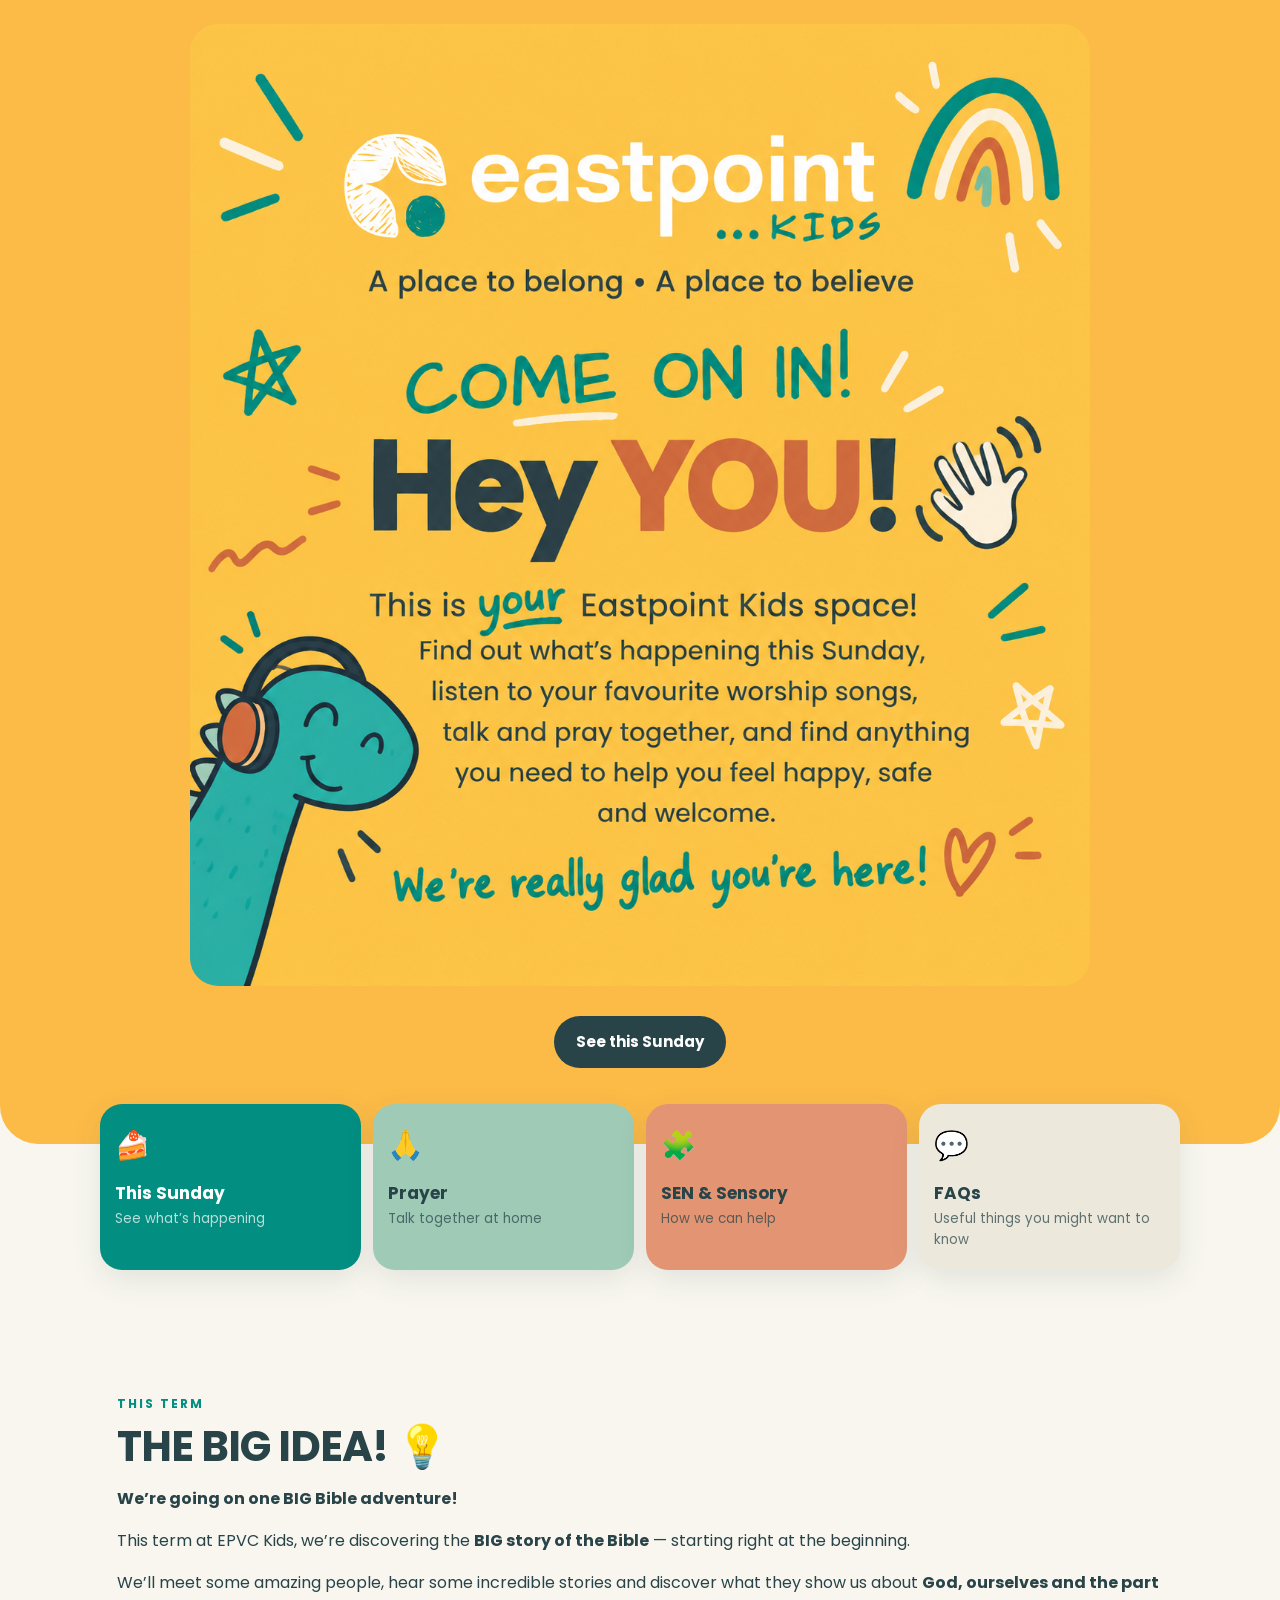
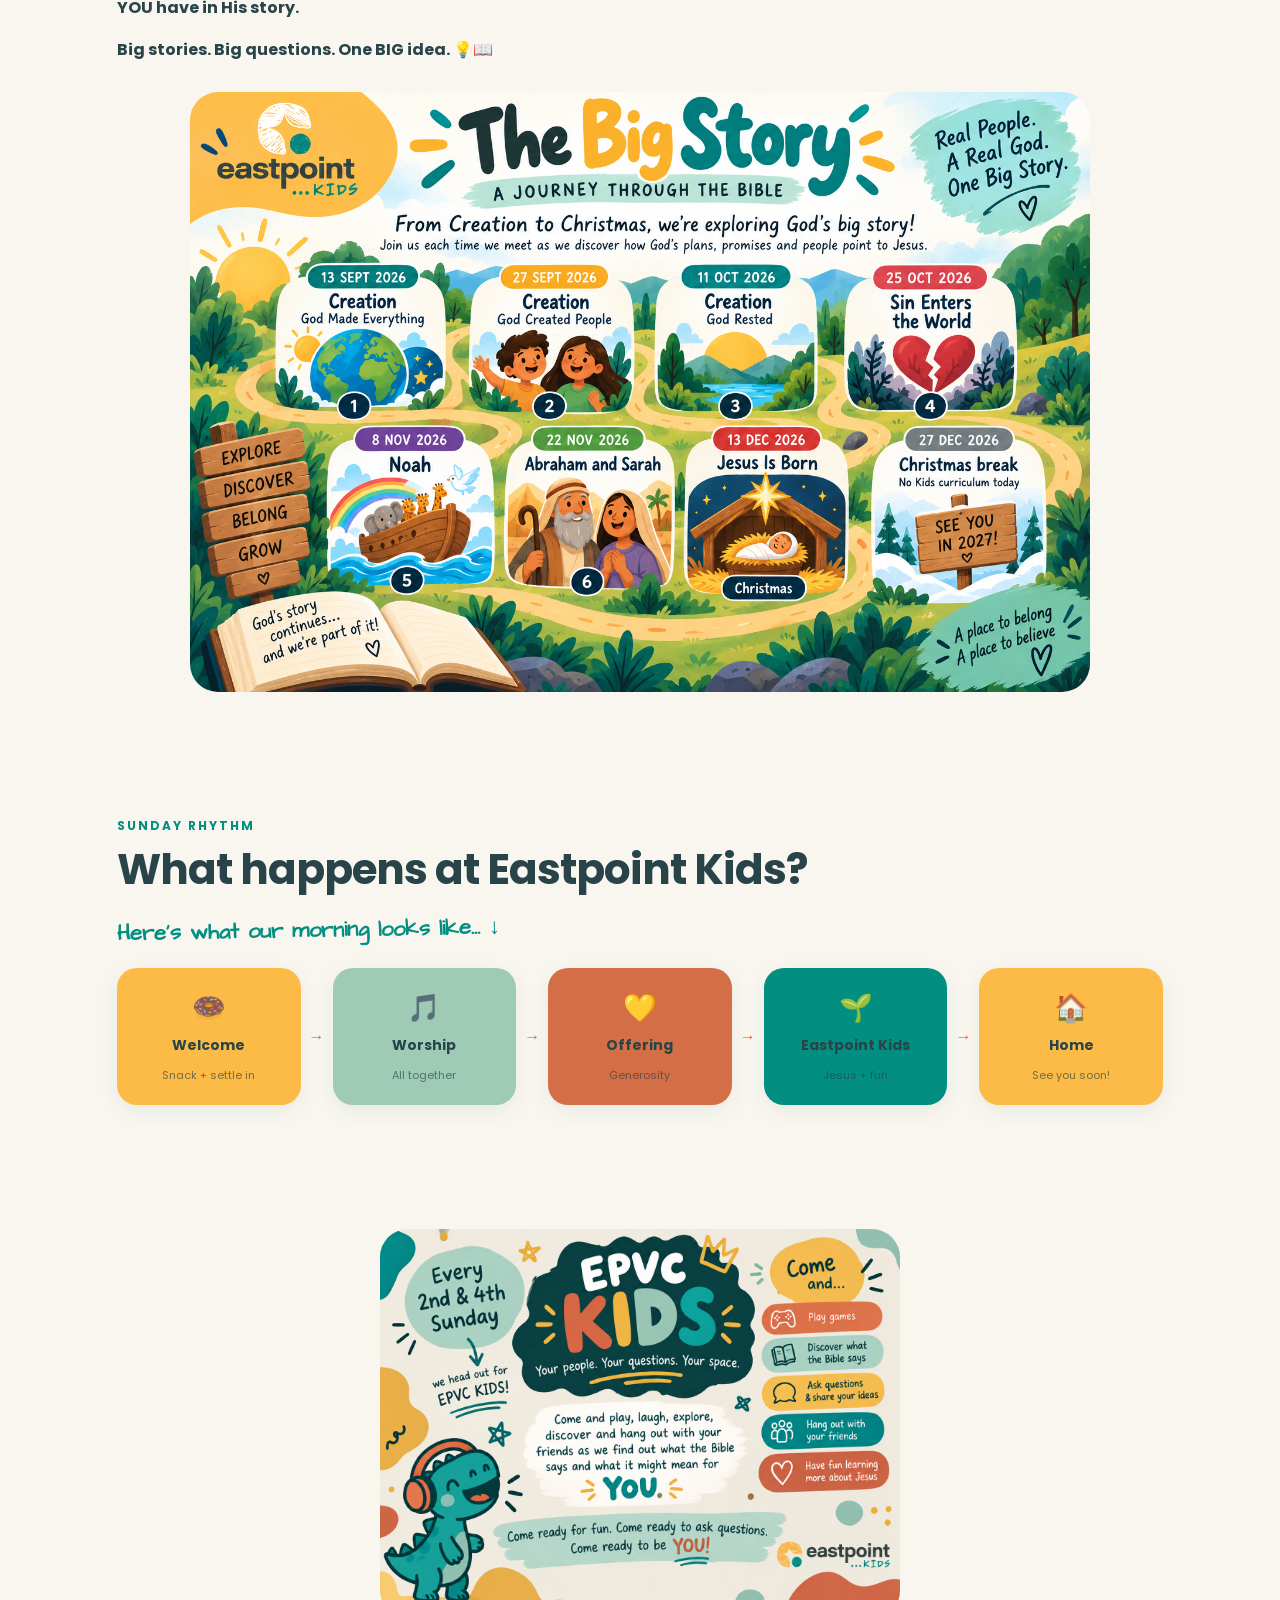
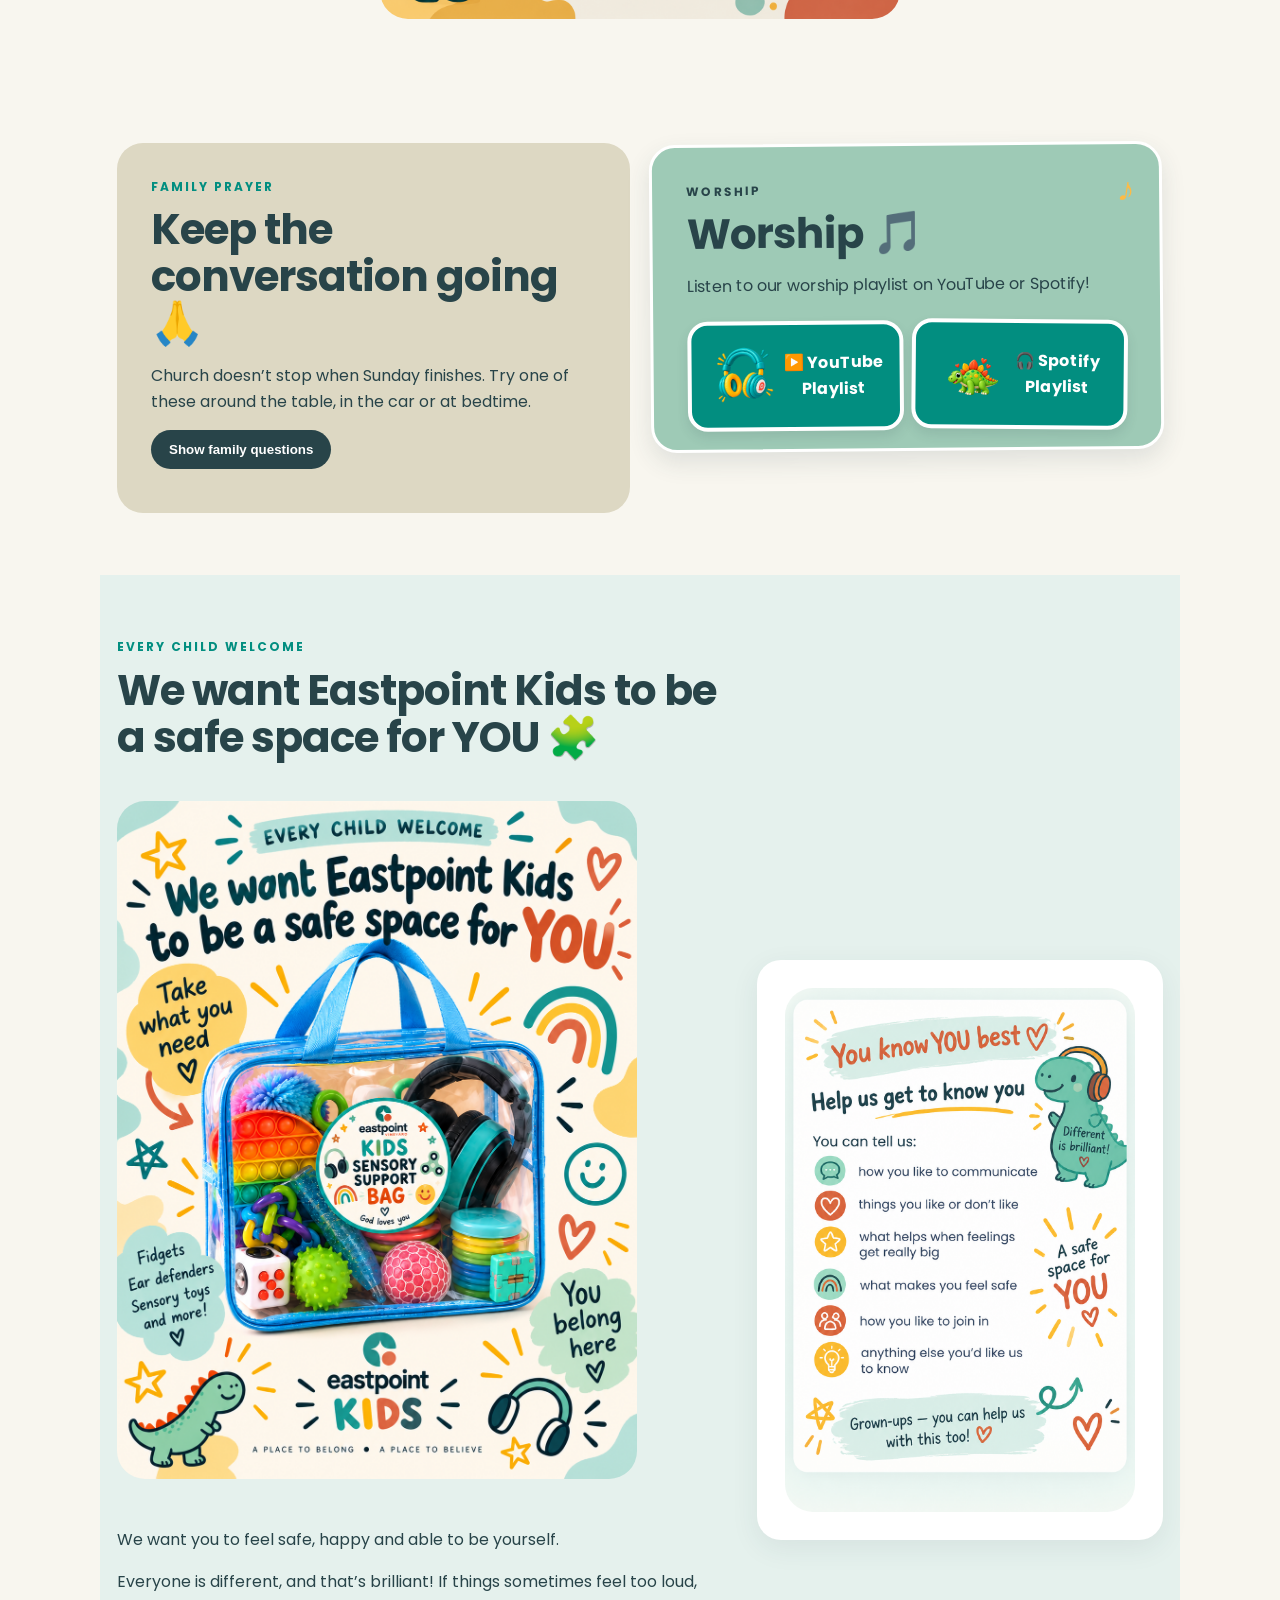
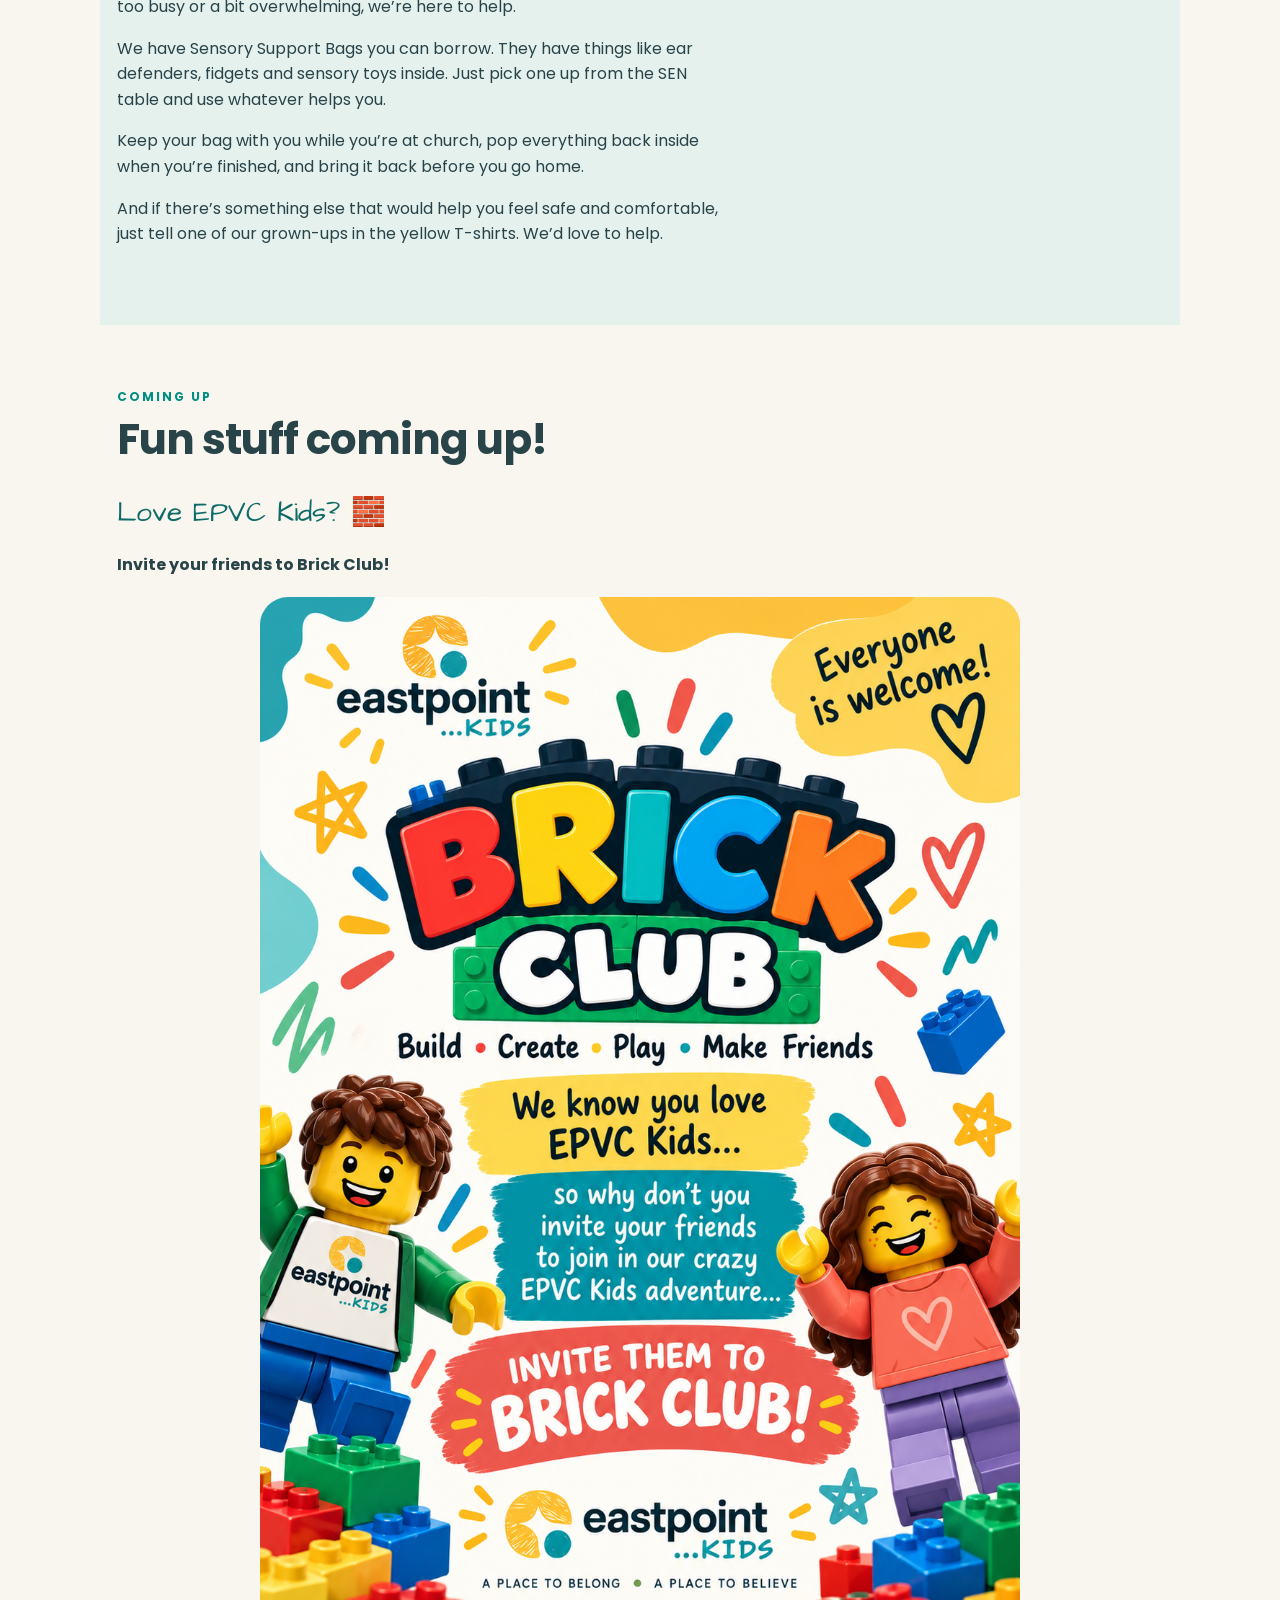
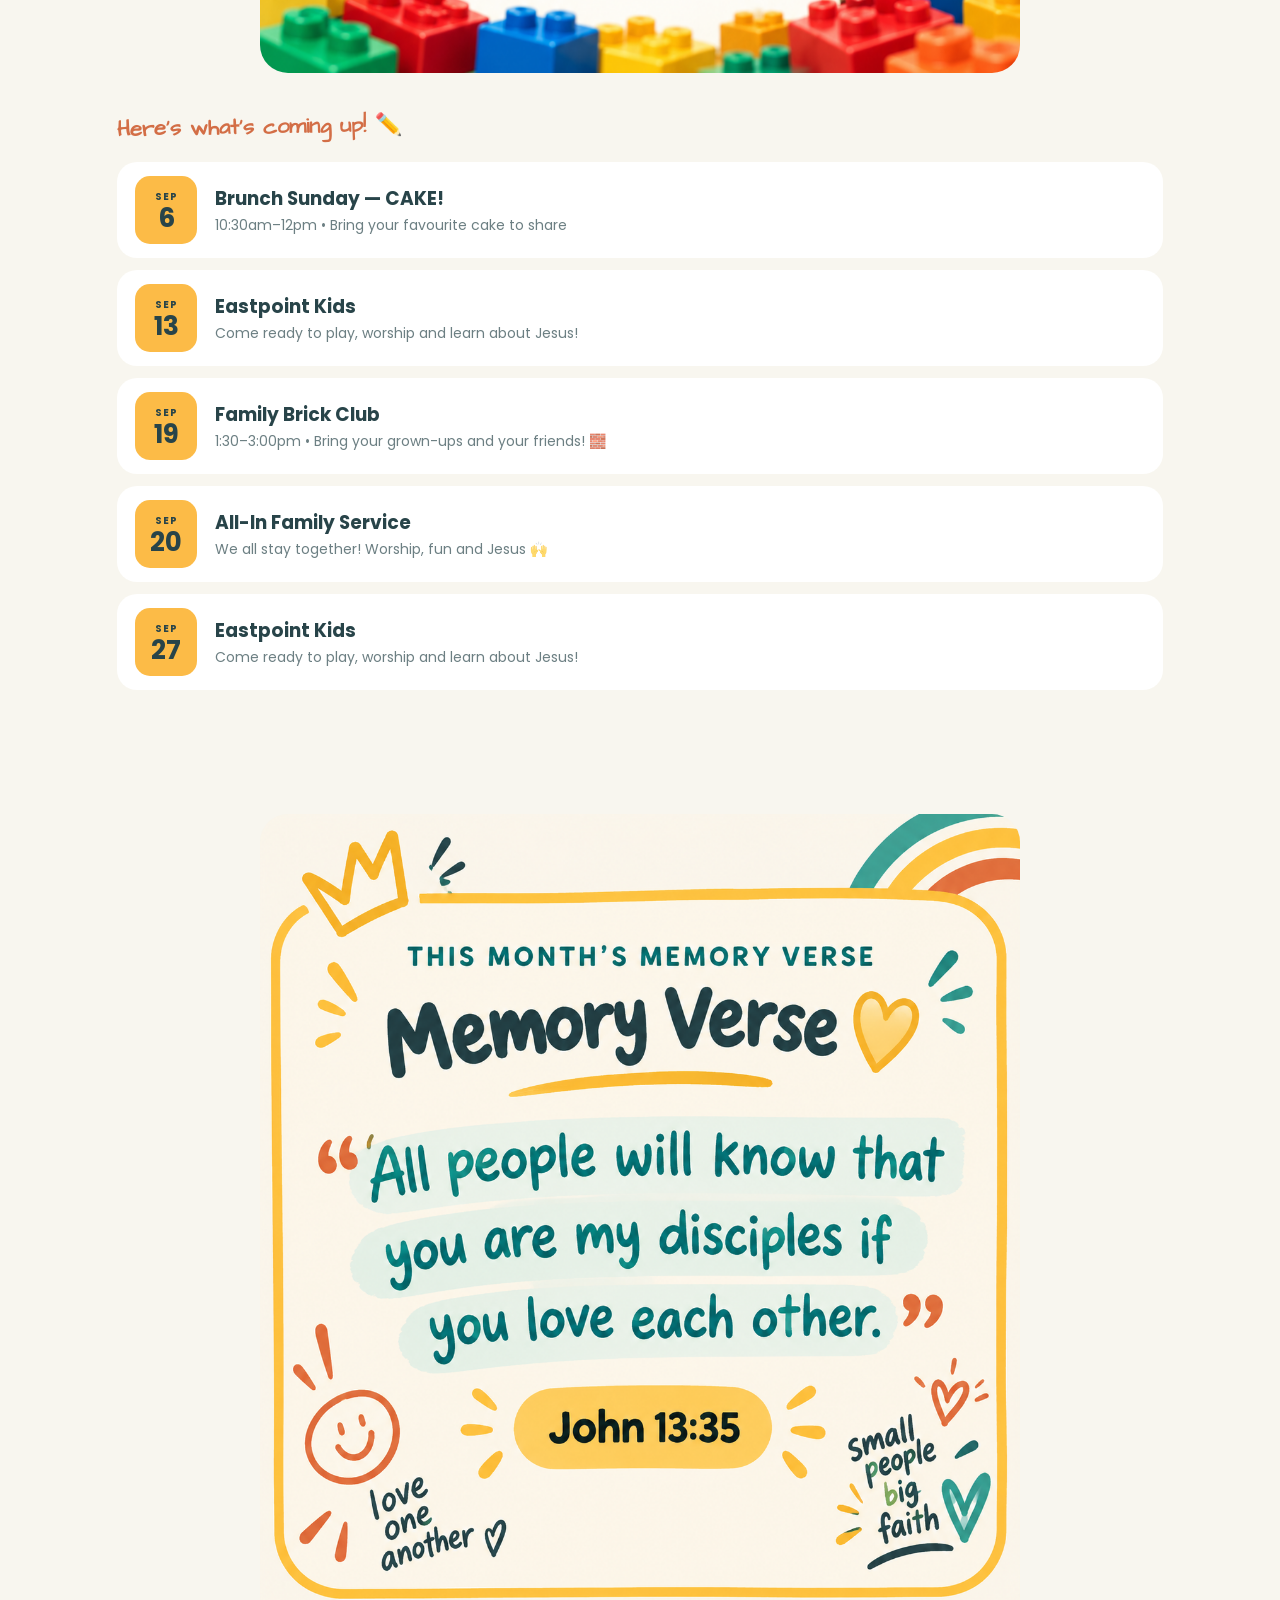
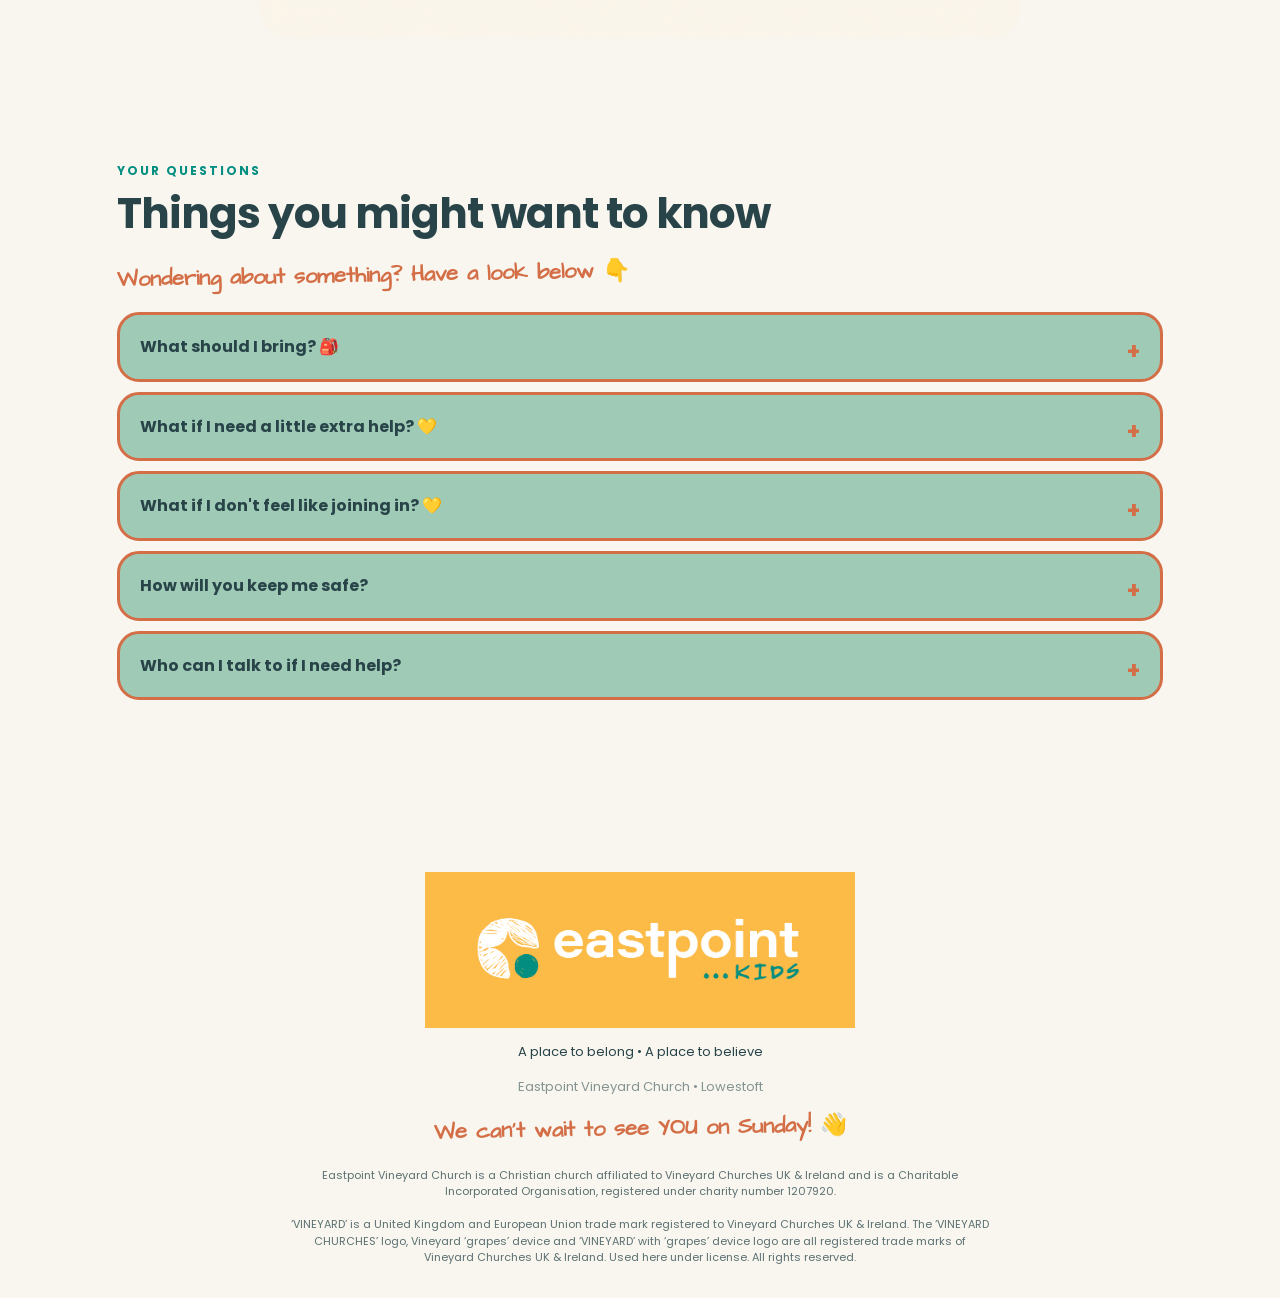
<file: index.html>
<!DOCTYPE html>
<html lang="en">
<head>
  <meta charset="UTF-8">
  <meta name="viewport" content="width=device-width, initial-scale=1.0">
  <meta name="theme-color" content="#FCBB47">
  <title>Eastpoint Kids</title>
  <meta name="description" content="Eastpoint Kids family hub">
  <link rel="icon" href="eastpoint-kids-icon.jpg">
  <link rel="preconnect" href="https://fonts.googleapis.com">
  <link rel="preconnect" hxref="https://fonts.gstatic.com" crossorigin>
  <link href="https://fonts.googleapis.com/css2?family=Architects+Daughter&family=Poppins:wght@400;500;700&display=swap" rel="stylesheet">
  <link rel="stylesheet" href="styles.css">
</head>
<body>
<header class="hero">
 <img src="COME ON IN.png" alt="Welcome to Eastpoint Kids" style="width:100%; max-width:900px; height:auto; display:block; margin:0 auto 30px; border-radius:28px;">
   <div style="text-align:center;"> <a class="button primary" href="#this-sunday">See this Sunday</a></div>

</header>

<main>
  <section class="quick-links container">
  <a class="quick-card teal" href="#this-sunday"><span>🍰</span><strong>This Sunday</strong><small>See what’s happening</small></a>
  <a class="quick-card mint" href="#prayer"><span>🙏</span><strong>Prayer</strong><small>Talk together at home</small></a>
  <a class="quick-card terracotta" href="#sensory"><span>🧩</span><strong>SEN &amp; Sensory</strong><small>How we can help</small></a>
  <a class="quick-card linen" href="#faq"><span>💬</span><strong>FAQs</strong><small>Useful things you might want to know</small></a>
</section>

<section id="this-sunday" class="section container">
 <section id="this-sunday" class="section container">
  <div class="eyebrow">THIS TERM</div>

  <h2>THE BIG IDEA! 💡</h2>

  <p><strong>We’re going on one BIG Bible adventure!</strong></p>

  <p>This term at EPVC Kids, we’re discovering the <strong>BIG story of the Bible</strong> — starting right at the beginning.</p>

  <p>We’ll meet some amazing people, hear some incredible stories and discover what they show us about <strong>God, ourselves and the part YOU have in His story.</strong></p>

  <p><strong>Big stories. Big questions. One BIG idea. 💡📖</strong></p>
   <img src="Sunday themes - the big idea sept-nov 26.png" alt="The Big Story - EPVC Kids term themes" style="width:100%; max-width:900px; height:auto; display:block; margin:30px auto 0; border-radius:28px;">
</section>

<section class="section container">
  <div class="eyebrow">SUNDAY RHYTHM</div>
  <h2>What happens at Eastpoint Kids?</h2>
  <p class="rhythm-scribble">Here’s what our morning looks like… ↓</p>
  <div class="rhythm">
<div class="rhythm-item yellow">
      
      <span>🍩</span><b>Welcome</b><small>Snack + settle in</small></div>
    <div class="arrow">→</div>
    <div class="rhythm-item mint"><span>🎵</span><b>Worship</b><small>All together</small></div>
    <div class="arrow">→</div>
    <div class="rhythm-item terracotta"><span>💛</span><b>Offering</b><small>Generosity</small></div>
    <div class="arrow">→</div>
    <div class="rhythm-item teal"><span>🌱</span><b>Eastpoint Kids</b><small>Jesus + fun</small></div>
    <div class="arrow">→</div>
    <div class="rhythm-item yellow"><span>🏠</span><b>Home</b><small>See you soon!</small></div>
  </div>
</section>
<section class="section container">
<img src="EPVC KIDS.png" alt="EPVC Kids" style="width:100%; max-width:520px; height:auto; display:block; margin:0 auto; border-radius:28px;">
</section>
<section id="prayer" class="section container two-col">
  <div class="panel prayer-panel">
    <div class="eyebrow">FAMILY PRAYER</div>
    <h2>Keep the conversation going 🙏</h2>
    <p>Church doesn’t stop when Sunday finishes. Try one of these around the table, in the car or at bedtime.</p>
    <button class="reveal-btn" data-target="prayerQuestions">Show family questions</button>
    <div id="prayerQuestions" class="reveal">
      <p>💬 What was your favourite part today?</p>
      <p>💬 What did you learn <strong style="color:#D36E46;">ABOUT JESUS</strong> today?</p>
     <p>💬 What do you think Jesus might be saying to <strong style="color:#D36E46;">YOU</strong>?</p>
      <p>💬 What would you like us to pray about together?</p>
    </div>
  </div>
  <div class="panel worship-panel playful-worship" style="align-self:start;">
    <div class="eyebrow dark-eyebrow">WORSHIP</div>
    <h2>Worship 🎵</h2>
  <p>Listen to our worship playlist on YouTube or Spotify!</p>
  <div class="playlist-buttons">
  <img src="ChatGPT Image Sep 3, 2026, 09_22_03 AM.png" class="playlist-character headphones-character" alt="">
<img src="ChatGPT Image Sep 3, 2026, 09_21_54 AM.png" class="playlist-character dinosaur-character" alt="">
    <a class="button secondary" href="https://youtube.com/playlist?list=PLYKr1P8RdxjU&si=896Sm_-QkLONZOH6" target="_blank" rel="noopener">▶️ YouTube Playlist</a>
    <a class="button secondary" href="https://open.spotify.com/playlist/5yABJp2foQwpVr4TD5zBdl?si=3AawkF4iTxW64giFjjnWLg&utm_source=copy-link&pi=TteLoa-aRGu03" target="_blank" rel="noopener">🎧 Spotify Playlist</a>
  </div>
</div>
</section>

<section id="sensory" class="section sensory-section">
  <div class="container sensory-grid">
    <div>
      <div class="eyebrow">EVERY CHILD WELCOME</div>
     <h2>We want Eastpoint Kids to be a safe space for YOU 🧩</h2>
      <img src="sen-bag.png.png" alt="Eastpoint Kids Sensory Support Bag" style="width:100%; max-width:520px; border-radius:28px; margin:24px auto;">
  <p>We want you to feel safe, happy and able to be yourself.</p>


<p>Everyone is different, and that’s brilliant! If things sometimes feel too loud, too busy or a bit overwhelming, we’re here to help.</p>

<p>We have Sensory Support Bags you can borrow. They have things like ear defenders, fidgets and sensory toys inside. Just pick one up from the SEN table and use whatever helps you.</p>

<p>Keep your bag with you while you’re at church, pop everything back inside when you’re finished, and bring it back before you go home.</p>

<p>And if there’s something else that would help you feel safe and comfortable, just tell one of our grown-ups in the yellow T-shirts. We’d love to help.</p>
    </div>
   <div class="sensory-card">
  <img src="You know YOU best.png" alt="You know YOU best - help us get to know you" style="width:100%; height:auto; display:block; border-radius:28px;">
</div>
  </div>
</section>

<section class="section container">
  <div class="eyebrow">COMING UP</div>
  <h2>Fun stuff coming up! </h2>
 <p style="font-family:'Architects Daughter', cursive; font-size:28px; color:#0F6B68; margin-bottom:10px;">
Love EPVC Kids? 🧱
</p>

<p><strong>Invite your friends to Brick Club!</strong></p>



<img src="ChatGPT Image Sep 13, 2026, 07_43_24 AM.png"
     alt="EPVC Kids Brick Club"
     style="width:100%; max-width:760px; height:auto; display:block; margin:20px auto 30px; border-radius:28px;">
 <p style="font-family:'Architects Daughter',cursive;font-size:22px;font-weight:600;color:#D36E46;margin:4px 0 24px;transform:rotate(-1deg);">Here's what's coming up! ✏️</p>
  <div class="event-list">
    <article class="event"><div class="datebox"><span>SEP</span><b>6</b></div><div><h3>Brunch Sunday — CAKE!</h3><p>10:30am–12pm • Bring your favourite cake to share</p></div></article>
    <article class="event"><div class="datebox"><span>SEP</span><b>13</b></div><div><h3>Eastpoint Kids</h3><p>Come ready to play, worship and learn about Jesus!</p></div></article>
    <article class="event"><div class="datebox"><span>SEP</span><b>19</b></div><div><h3>Family Brick Club</h3><p>1:30–3:00pm • Bring your grown-ups and your friends! 🧱</p></div></article>
    <article class="event"><div class="datebox"><span>SEP</span><b>20</b></div><div><h3>All-In Family Service</h3><p>We all stay together! Worship, fun and Jesus 🙌</p></div></article>
    <article class="event"><div class="datebox"><span>SEP</span><b>27</b></div><div><h3>Eastpoint Kids</h3><p>Come ready to play, worship and learn about Jesus!</p></div></article>
  </div>
</section>


 <section class="section container" style="text-align:center;">
  <img src="memory verse.png"
       alt="This month's memory verse - John 13:35"
       style="width:100%; max-width:760px; height:auto; display:block; margin:0 auto; border-radius:28px;">
</section>

  <section id="faq" class="section container">
  <div class="eyebrow">YOUR QUESTIONS</div>
  <h2>Things you might want to know</h2>
    <p class="faq-scribble">Wondering about something? Have a look below 👇</p>
  <div class="faq">
<details><summary>What should I bring? 🎒</summary><div><p>Bring a named water bottle if you have one — and most importantly, bring YOU! 💛 You don’t need anything special. We have sensory things you can use if they help you.</p></div></details>
    <details><summary>What if I need a little extra help? 💛</summary><div><p>Just tell us! We want to get to know YOU — what helps you, what makes things harder, how you like to communicate, and when you might need a break. We’ll do our best to help you feel safe and comfortable. 💛</p></div></details>
    <details><summary>What if I don't feel like joining in? 💛</summary><div><p>That’s completely okay! You can take your time. You don’t have to join in with everything. We’ll help you find a way to be part of Eastpoint Kids that feels comfortable for you. 💛</p></p></div></details>
    <details><summary>How will you keep me safe?</summary><div><p>Our Eastpoint Kids grown-ups are here to help keep you safe. They are all DBS checked, and there is always a trained First Aider at church. If anything makes you worried, uncomfortable or unsafe, you can always tell one of the adults in a Yellow Tshirt - they're our special helpers on sundays. 💛</p></p><p><a href="https://docs.google.com/forms/d/1cnL2tYZOAirOJgcnJZjFGgRd61YNBHRmmNqfSUxBRIs/viewform" target="_blank" rel="noopener"><strong>Report a safeguarding concern →</strong></a></p></div></details>
    <details><summary>Who can I talk to if I need help?</summary><div><p>You can talk to any of our Eastpoint Kids grown-ups in a yellow T-shirt. 💛 You can also talk to Michelle or Joy. If you’re worried about something, need some help, or just have a question, you can always tell us.</p></p></div></details>

  </div>
</section>
</main>

<footer>
  <div class="container footer-inner">
    <img class="footer-logo" src="eastpoint-kids-logo.jpg" alt="Eastpoint Kids">
    <p>A place to belong • A place to believe</p>
    <p class="tiny">Eastpoint Vineyard Church • Lowestoft</p>
    <p style="font-family:'Architects Daughter',cursive;font-size:22px;font-weight:600;color:#D36E46;margin:14px 0 0;transform:rotate(-1deg);">We can't wait to see YOU on Sunday! 👋</p>
    <p style="font-size:11px; line-height:1.5; opacity:0.75; max-width:700px; margin:20px auto 0; text-align:center;">
Eastpoint Vineyard Church is a Christian church affiliated to Vineyard Churches UK &amp; Ireland and is a Charitable Incorporated Organisation, registered under charity number 1207920.<br><br>
‘VINEYARD’ is a United Kingdom and European Union trade mark registered to Vineyard Churches UK &amp; Ireland. The ‘VINEYARD CHURCHES’ logo, Vineyard ‘grapes’ device and ‘VINEYARD’ with ‘grapes’ device logo are all registered trade marks of Vineyard Churches UK &amp; Ireland. Used here under license. All rights reserved.
</p>
  </div>
</footer>

<script src="script.js"></script>
</body>
</html>
</file>
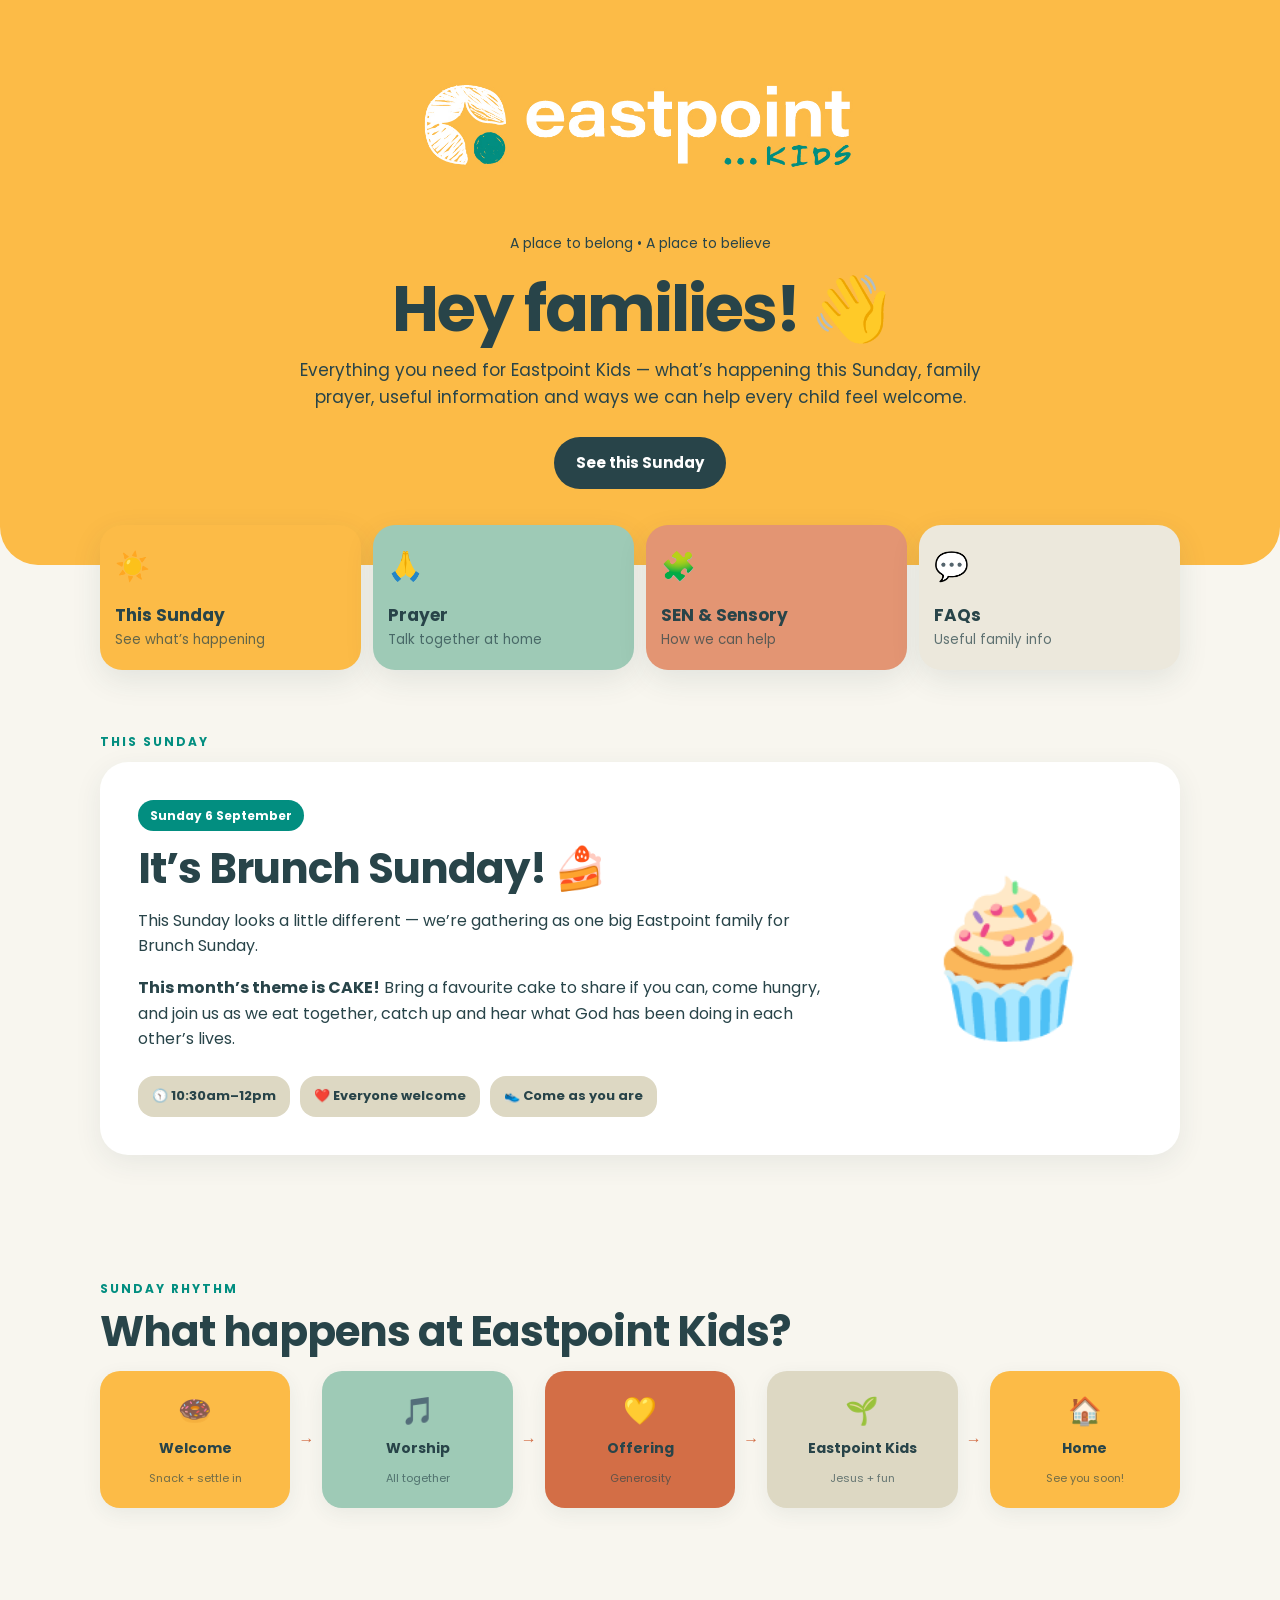
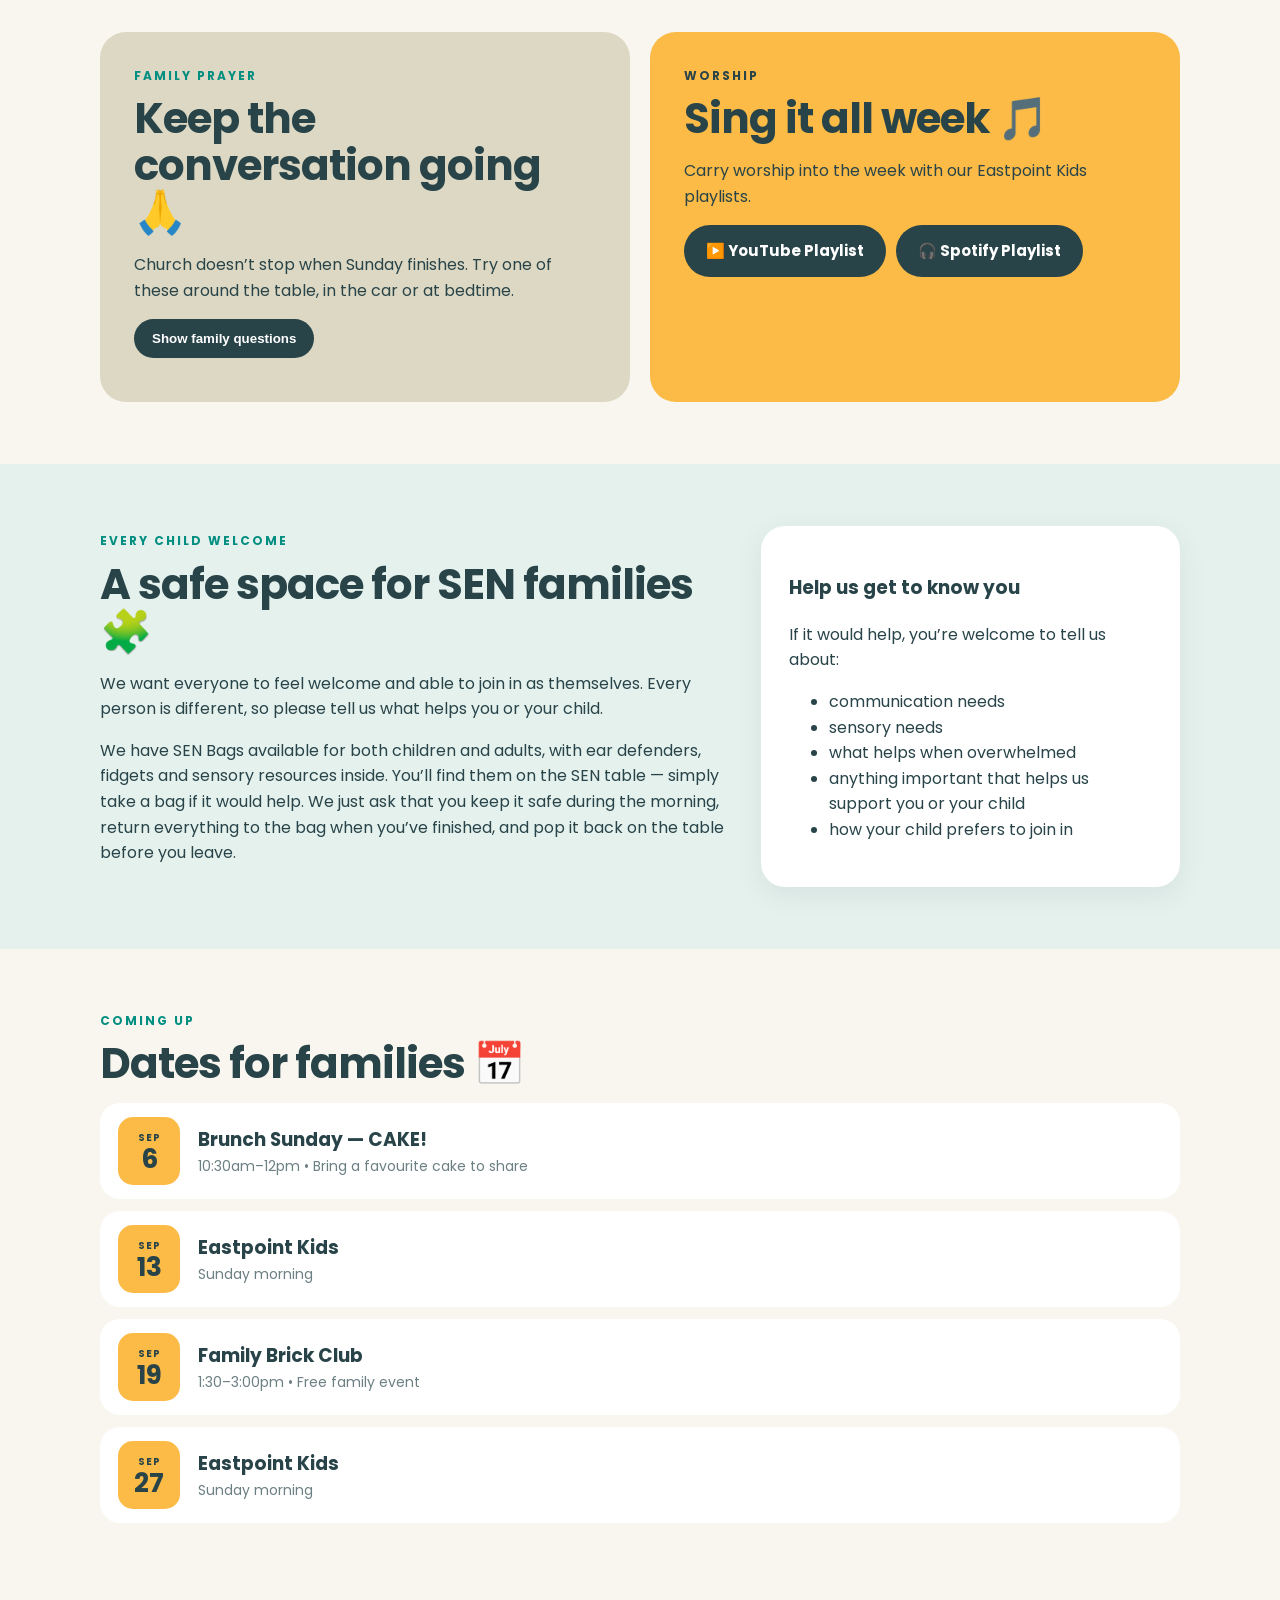
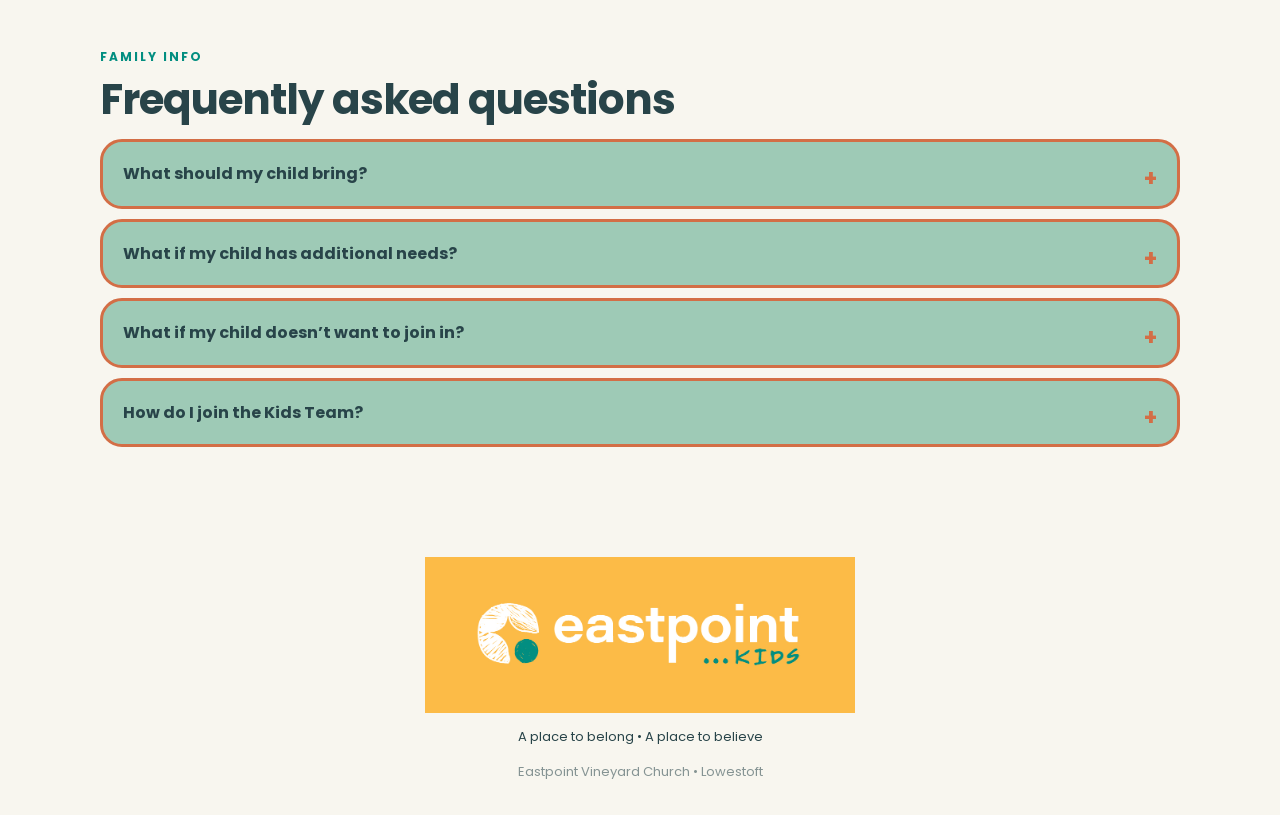
<file: index 2.html>
<!DOCTYPE html>
<html lang="en">
<head>
  <meta charset="UTF-8">
  <meta name="viewport" content="width=device-width, initial-scale=1.0">
  <meta name="theme-color" content="#FCBB47">
  <title>Eastpoint Kids</title>
  <meta name="description" content="Eastpoint Kids family hub">
  <link rel="icon" href="eastpoint-kids-icon.jpg">
  <link rel="preconnect" href="https://fonts.googleapis.com">
  <link rel="preconnect" href="https://fonts.gstatic.com" crossorigin>
  <link href="https://fonts.googleapis.com/css2?family=Architects+Daughter&family=Poppins:wght@400;500;700&display=swap" rel="stylesheet">
  <link rel="stylesheet" href="styles.css">
</head>
<body>
<header class="hero">
  <div class="container hero-inner">
    <img class="official-logo" src="eastpoint-kids-logo.jpg" alt="Eastpoint Kids">
    <p class="tagline">A place to belong • A place to believe</p>
    <h1>Hey families! 👋</h1>
    <p class="intro">Everything you need for Eastpoint Kids — what’s happening this Sunday, family prayer, useful information and ways we can help every child feel welcome.</p>
    <a class="button primary" href="#this-sunday">See this Sunday</a>
  </div>
</header>

<main>
<section class="quick-links container">
  <a class="quick-card yellow" href="#this-sunday"><span>☀️</span><strong>This Sunday</strong><small>See what’s happening</small></a>
  <a class="quick-card mint" href="#prayer"><span>🙏</span><strong>Prayer</strong><small>Talk together at home</small></a>
  <a class="quick-card terracotta" href="#sensory"><span>🧩</span><strong>SEN & Sensory</strong><small>How we can help</small></a>
  <a class="quick-card linen" href="#faq"><span>💬</span><strong>FAQs</strong><small>Useful family info</small></a>
</section>

<section id="this-sunday" class="section container">
  <div class="eyebrow">THIS SUNDAY</div>
  <div class="feature-card">
    <div>
      <span class="pill">Sunday 6 September</span>
      <h2>It’s Brunch Sunday! 🍰</h2>
      <p>This Sunday looks a little different — we’re gathering as one big Eastpoint family for Brunch Sunday.</p>
      <p><strong>This month’s theme is CAKE!</strong> Bring a favourite cake to share if you can, come hungry, and join us as we eat together, catch up and hear what God has been doing in each other’s lives.</p>
      <div class="info-strip">
        <div>🕥 <b>10:30am–12pm</b></div>
        <div>❤️ <b>Everyone welcome</b></div>
        <div>👟 <b>Come as you are</b></div>
      </div>
    </div>
    <div class="cake-art">🧁</div>
  </div>
</section>

<section class="section container">
  <div class="eyebrow">SUNDAY RHYTHM</div>
  <h2>What happens at Eastpoint Kids?</h2>
  <div class="rhythm">
    <div class="rhythm-item"><span>🍩</span><b>Welcome</b><small>Snack + settle in</small></div>
    <div class="arrow">→</div>
    <div class="rhythm-item"><span>🎵</span><b>Worship</b><small>All together</small></div>
    <div class="arrow">→</div>
    <div class="rhythm-item"><span>💛</span><b>Offering</b><small>Generosity</small></div>
    <div class="arrow">→</div>
    <div class="rhythm-item"><span>🌱</span><b>Eastpoint Kids</b><small>Jesus + fun</small></div>
    <div class="arrow">→</div>
    <div class="rhythm-item"><span>🏠</span><b>Home</b><small>See you soon!</small></div>
  </div>
</section>

<section id="prayer" class="section container two-col">
  <div class="panel prayer-panel">
    <div class="eyebrow">FAMILY PRAYER</div>
    <h2>Keep the conversation going 🙏</h2>
    <p>Church doesn’t stop when Sunday finishes. Try one of these around the table, in the car or at bedtime.</p>
    <button class="reveal-btn" data-target="prayerQuestions">Show family questions</button>
    <div id="prayerQuestions" class="reveal">
      <p>💬 What was your favourite part today?</p>
      <p>💬 What did you notice about God?</p>
      <p>💬 Did you feel God saying anything to you?</p>
      <p>💬 Is there anything you’d like us to pray about together?</p>
    </div>
  </div>
  <div class="panel worship-panel">
    <div class="eyebrow dark-eyebrow">WORSHIP</div>
    <h2>Sing it all week 🎵</h2>
  <p>Carry worship into the week with our Eastpoint Kids playlists.</p>
  <div class="playlist-buttons">
    <a class="button secondary" href="https://youtube.com/playlist?list=PLYKr1P8RdxjU&si=896Sm_-QkLONZOH6" target="_blank" rel="noopener">▶️ YouTube Playlist</a>
    <a class="button secondary" href="https://open.spotify.com/playlist/5yABJp2foQwpVr4TD5zBdl?si=3AawkF4iTxW64giFjjnWLg&utm_source=copy-link&pi=TteLoa-aRGu03" target="_blank" rel="noopener">🎧 Spotify Playlist</a>
  </div>
</div>
</section>

<section id="sensory" class="section sensory-section">
  <div class="container sensory-grid">
    <div>
      <div class="eyebrow">EVERY CHILD WELCOME</div>
      <h2>A safe space for SEN families 🧩</h2>
      <p>We want everyone to feel welcome and able to join in as themselves. Every person is different, so please tell us what helps you or your child.</p>
      <p>We have SEN Bags available for both children and adults, with ear defenders, fidgets and sensory resources inside. You’ll find them on the SEN table — simply take a bag if it would help. We just ask that you keep it safe during the morning, return everything to the bag when you’ve finished, and pop it back on the table before you leave.</p>
    </div>
    <div class="sensory-card">
      <h3>Help us get to know you</h3>
      <p>If it would help, you’re welcome to tell us about:</p>
      <ul>
        <li>communication needs</li>
        <li>sensory needs</li>
        <li>what helps when overwhelmed</li>
        <li>anything important that helps us support you or your child</li>
        <li>how your child prefers to join in</li>
      </ul>
    </div>
  </div>
</section>

<section class="section container">
  <div class="eyebrow">COMING UP</div>
  <h2>Dates for families 📅</h2>
  <div class="event-list">
    <article class="event"><div class="datebox"><span>SEP</span><b>6</b></div><div><h3>Brunch Sunday — CAKE!</h3><p>10:30am–12pm • Bring a favourite cake to share</p></div></article>
    <article class="event"><div class="datebox"><span>SEP</span><b>13</b></div><div><h3>Eastpoint Kids</h3><p>Sunday morning</p></div></article>
    <article class="event"><div class="datebox"><span>SEP</span><b>19</b></div><div><h3>Family Brick Club</h3><p>1:30–3:00pm • Free family event</p></div></article>
    <article class="event"><div class="datebox"><span>SEP</span><b>27</b></div><div><h3>Eastpoint Kids</h3><p>Sunday morning</p></div></article>
  </div>
</section>

<section id="faq" class="section container">
  <div class="eyebrow">FAMILY INFO</div>
  <h2>Frequently asked questions</h2>
  <div class="faq">
    <details><summary>What should my child bring?</summary><div><p>A named water bottle is useful. If your child uses ear defenders, a comfort item or another familiar sensory aid, please feel free to bring it and let the team know.</p></div></details>
    <details><summary>What if my child has additional needs?</summary><div><p>Please talk to us. We want to understand your child rather than make assumptions. Tell us what helps, what makes things harder, and how they communicate when they need a break.</p></div></details>
    <details><summary>What if my child doesn’t want to join in?</summary><div><p>That’s okay. Children can take time to settle. Our aim is invitation rather than pressure, and we’ll work with you to help them feel comfortable and included.</p></div></details>
    <details><summary>How do I join the Kids Team?</summary><div><p>Speak to one of the Eastpoint leaders and we can explain the safeguarding, DBS, training and team process.</p></div></details>
  </div>
</section>
</main>

<footer>
  <div class="container footer-inner">
    <img class="footer-logo" src="eastpoint-kids-logo.jpg" alt="Eastpoint Kids">
    <p>A place to belong • A place to believe</p>
    <p class="tiny">Eastpoint Vineyard Church • Lowestoft</p>
  </div>
</footer>

<script src="script.js"></script>
</body>
</html>
</file>
<file: styles.css>
@import url('https://fonts.googleapis.com/css2?family=Architects+Daughter&family=Poppins:wght@400;500;600;700&display=swap');
:root{--charcoal:#284449;--teal:#028E80;--mint:#9ECAB6;--terracotta:#D36E46;--linen:#DDD8C3;--yellow:#FCBB47;--cream:#F8F6EF;--white:#fff}
*{box-sizing:border-box}html{scroll-behavior:smooth}
body{margin:0;font-family:"Poppins",Arial,sans-serif;color:var(--charcoal);background:var(--cream);line-height:1.6}
.container{width:min(1080px,calc(100% - 34px));margin:auto}
.hero{background:var(--yellow);padding:24px 0 76px;border-radius:0 0 38px 38px}
.hero-inner{text-align:center}.official-logo{display:block;width:min(570px,92%);margin:0 auto 2px}
.tagline{font-size:14px;margin:2px 0 22px}h1,h2,h3{font-weight:700}h1{font-size:clamp(38px,8vw,64px);letter-spacing:-2px;line-height:1;margin:0 0 16px}h2{font-size:clamp(28px,5vw,42px);letter-spacing:-1px;line-height:1.12;margin:0 0 16px}
.intro{max-width:690px;margin:0 auto 26px;font-size:17px}.button{display:inline-block;text-decoration:none;border:0;cursor:pointer;border-radius:999px;padding:14px 22px;font-weight:700;font-size:15px}
.primary,.secondary{background:var(--charcoal);color:white}
.quick-links{margin-top:-40px;position:relative;z-index:3;display:grid;grid-template-columns:repeat(4,1fr);gap:12px}
.quick-card{color:var(--charcoal);text-decoration:none;border-radius:22px;padding:20px 15px;box-shadow:0 10px 30px rgba(40,68,73,.10);display:flex;flex-direction:column;min-height:142px}
.quick-card span{font-size:28px}.quick-card strong{font-size:17px;margin-top:12px}.quick-card small{opacity:.72}
.teal{background:var(--teal);color:white}
.yellow{background:var(--yellow)}.mint{background:var(--mint)}.terracotta{background:#E39573}.linen{background:#ECE8DC}
.section{padding:62px 0}.eyebrow{color:var(--teal);font-size:12px;font-weight:700;letter-spacing:2px;margin-bottom:10px}.dark-eyebrow{color:var(--charcoal)}
.feature-card{border-radius:28px;padding:38px;display:grid;grid-template-columns:1.45fr .55fr;gap:30px;background:white;box-shadow:0 8px 28px rgba(40,68,73,.08)}
.pill{display:inline-block;background:var(--teal);color:white;padding:6px 12px;border-radius:999px;font-size:12px;font-weight:700;margin-bottom:14px}
.info-strip{display:flex;flex-wrap:wrap;gap:10px;margin-top:24px}.info-strip div{background:var(--linen);border-radius:16px;padding:10px 14px;font-size:13px}.cake-art{font-size:150px;display:flex;align-items:center;justify-content:center}
.info-strip div.terracotta{background:var(--terracotta);color:white}
.rhythm{display:flex;align-items:stretch;justify-content:space-between;gap:8px}.rhythm-item{background:white;border-radius:20px;padding:18px 10px;text-align:center;flex:1;box-shadow:0 6px 20px rgba(40,68,73,.07)}
.rhythm .rhythm-item.teal{background:#028E80 !important;color:#284449 !important}
.rhythm .rhythm-item.linen b,.rhythm .rhythm-item.linen small{color:#284449 !important}
.rhythm-item span{font-size:27px;display:block}.rhythm-item b{display:block;font-size:14px;margin:5px 0}.rhythm-item small{font-size:11px;opacity:.65}.arrow{display:flex;align-items:center;color:var(--terracotta);font-weight:700}
.two-col{display:grid;grid-template-columns:1fr 1fr;gap:20px}.panel{border-radius:26px;padding:34px}.prayer-panel{background:var(--linen)}.worship-panel{background:var(--yellow)}
.reveal-btn{border:0;background:var(--charcoal);color:white;border-radius:999px;padding:12px 18px;font-weight:700}.reveal{max-height:0;overflow:hidden;transition:max-height .35s ease;margin-top:10px}.reveal.open{max-height:500px}
.sensory-section{background:#e5f1ed}.sensory-grid{display:grid;grid-template-columns:1.2fr .8fr;gap:32px;align-items:center}.sensory-card{background:white;border-radius:24px;padding:28px;box-shadow:0 8px 28px rgba(40,68,73,.08)}
.event-list{display:grid;gap:12px}.event{display:flex;align-items:center;gap:18px;background:white;border-radius:20px;padding:14px 18px}.event h3,.event p{margin:0}.event p{opacity:.68;font-size:14px}
.datebox{width:62px;min-width:62px;height:68px;background:var(--yellow);border-radius:15px;display:flex;flex-direction:column;align-items:center;justify-content:center}.datebox span{font-size:10px;letter-spacing:1px;font-weight:700}.datebox b{font-size:26px;line-height:1}
.faq{display:grid;gap:10px}details{background:white;border-radius:18px;padding:0 20px}summary{cursor:pointer;font-weight:700;padding:19px 0;list-style:none}summary::-webkit-details-marker{display:none}summary:after{content:"+";float:right;color:var(--terracotta);font-size:22px}details[open] summary:after{content:"–"}details>div{padding:0 0 18px;opacity:.82}
.faq details{background:#9ECAB6 !important;border:3px solid #D36E46 !important;border-radius:22px !important;overflow:hidden}
footer{padding:48px 0 32px;text-align:center}.footer-logo{width:min(430px,86%);display:block;margin:auto}footer p{margin:14px 0 0;font-size:13px}.tiny{opacity:.55}
@media(max-width:760px){
.official-logo{width:100%}
.quick-links{grid-template-columns:1fr 1fr}
.feature-card{grid-template-columns:1fr;padding:28px}
.cake-art{font-size:88px}
.rhythm{display:flex;flex-direction:column;align-items:stretch;gap:8px;overflow:visible;padding-bottom:0}
.rhythm-item{min-width:0;width:100%;padding:16px 18px;display:grid;grid-template-columns:52px 1fr;grid-template-rows:auto auto;text-align:left;align-items:center}
.rhythm-item span{grid-row:1/3;font-size:30px;text-align:center}
.rhythm-item b{margin:0;font-size:16px}
.rhythm-item small{font-size:12px}
.arrow{justify-content:center;transform:rotate(90deg);height:22px;font-size:22px}
.two-col,.sensory-grid{grid-template-columns:1fr}
.section{padding:48px 0}
}

.playlist-buttons{display:flex;flex-wrap:wrap;gap:10px;align-items:center}
@media(max-width:760px){.playlist-buttons{flex-direction:column;align-items:stretch}.playlist-buttons .button{text-align:center}}
.hero-scribble {
  font-family: "Architects Daughter", cursive;
  font-size: 26px;
  font-weight: 600;
  color: #028E80;
  margin: 18px 0 0;
  transform: rotate(-2deg);
  display: inline-block;
  letter-spacing: 1px;
}

.waving-hand {
  display: inline-block;
  animation: wave 2s ease-in-out infinite;
  transform-origin: 70% 70%;
}

@keyframes wave {
  0%, 100% { transform: rotate(0deg); }
  20% { transform: rotate(14deg); }
  40% { transform: rotate(-8deg); }
  60% { transform: rotate(14deg); }
  80% { transform: rotate(-4deg); }
}


.hero-doodles {
  display: flex;
  justify-content: center;
  align-items: center;
  gap: 28px;
  margin: -2px 0 2px;
  font-family: "Architects Daughter", cursive;
  font-size: 24px;
  font-weight: 600;
}

.hero-doodles span:nth-child(1) {
  color: #D36E46;
  transform: rotate(-12deg);
}

.hero-doodles span:nth-child(2) {
  color: #028E80;
  font-size: 32px;
  transform: rotate(5deg);
}

.hero-doodles span:nth-child(3) {
  color: #284449;
  font-size: 30px;
}

.hero-doodles span:nth-child(4) {
  color: #D36E46;
  transform: rotate(12deg);
}



.brunch-scribble {
  display: inline-block;
  font-family: "Architects Daughter", cursive;
  font-size: 24px;
  font-weight: 600;
  color: #028E80;
  margin: 0 0 10px;
  transform: rotate(-1.5deg);
  letter-spacing: 0.5px;
}

.rhythm-scribble {
  display: inline-block;
  font-family: "Architects Daughter", cursive;
  font-size: 22px;
  font-weight: 600;
  color: #028E80;
  margin: 4px 0 20px;
  transform: rotate(-1deg);
}

.rhythm .rhythm-item:nth-child(1) {
  background: var(--yellow);
}
.rhythm .rhythm-item:nth-child(3) {
  background: var(--mint);
}
.rhythm .rhythm-item:nth-child(5) {
  background: var(--terracotta);
}
.rhythm .rhythm-item:nth-child(7) {
  background: var(--linen);
}
.rhythm .rhythm-item:nth-child(9) {
  background: var(--yellow);
}

.question-highlight {
  color: #D36E46;
  font-weight: 700;
}

.sen-scribble{
  font-family:'Architects Daughter',cursive;
  font-size:22px;
  font-weight:600;
  color:#D36E46;
  margin:28px 0 12px;
  transform:rotate(-1deg);
}

.dates-scribble{
  font-family:'Architects Daughter',cursive;
  font-size:22px;
  font-weight:600;
  color:#D36E46;
  margin:4px 0 24px;
  transform:rotate(-1deg);
}

.faq-scribble{
  font-family:'Architects Daughter',cursive;
  font-size:22px;
  font-weight:600;
  color:#D36E46;
  margin:4px 0 24px;
  transform:rotate(-1deg);
}

.footer-scribble {
  font-family: 'Architects Daughter', cursive;
  font-size: 20px;
  font-weight: 600;
  color: #FCBB47;
  margin: 14px 0 0;
  transform: rotate(-1deg);
}

.rhythm .rhythm-item.teal{background:#028E80 !important;color:#284449 !important}
.prayer-panel strong{color:#D36E46 !important}

.playful-worship{
  background:#9ECAB6 !important;
  border:3px solid #ffffff;
  border-radius:26px;
  box-shadow:0 10px 24px rgba(40,68,73,.12);
  transform:rotate(-0.5deg);
  padding-bottom: 18px !important;
}

.playful-worship::before{
  content:"♪";
  position:absolute;
  top:18px;
  right:24px;
  font-size:34px;
  color:#FCBB47;
  transform:rotate(10deg);
}

.playful-worship{
  position:relative;
}
.playful-worship .playlist-buttons{
  display:grid;
  grid-template-columns:1fr 1fr;
  gap:8px;
  margin-top:22px;
  margin-left:0px;
  margin-right:0px;
  width:auto;
}


.playful-worship .playlist-buttons a{
  min-height:110px;
  box-sizing:border-box;
  min-width:0;
  background:#028E80 !important;
  border:4px solid white;
  border-radius:20px;
  display:flex;
  align-items:center;
  justify-content:center;
  text-align:center;
  white-space:normal;
  font-size:16px;
  padding:18px 4px;
  box-shadow:0 6px 12px rgba(40,68,73,.12);
}

.playful-worship .playlist-buttons a:first-child{
  transform:rotate(-1deg);
}

.playful-worship .playlist-buttons a:last-child{
  transform:rotate(1deg);
}
.playlist-character{
  width:120px;
  height:auto;
  object-fit:contain;
  display:block;
  margin:0 auto 10px auto;
}
.headphones-character{
  transform:rotate(-8deg);
}

.playful-worship .playlist-buttons{
  position:relative;
}

.playful-worship .playlist-character{
  position:absolute;
  width:105px;
  height:auto;
  z-index:2;
  pointer-events:none;
  margin:0;
}

.playful-worship .headphones-character{
  width:60px;
  left:6%;
  top:48%;
  transform:translateY(-50%) rotate(-6deg);
}

.playful-worship .dinosaur-character{
  width:60px;
  left:58%;
  top:52%;
  transform:translateY(-50%) rotate(3deg);
}

.playful-worship .playlist-buttons a{
  padding-left:80px;
}
.grown-ups-note {
  font-size: 0.85em;
  opacity: 0.75;
  margin-top: 24px;
}

@media (max-width: 600px) {
  .playful-worship {
    padding: 12px 16px;
  }

  .playful-worship .playlist-buttons {
    gap: 8px;
  }
  .playful-worship .playlist-buttons a {
    min-height: 90px;
    padding-top: 10px;
    padding-bottom: 10px;
    box-sizing: border-box;
}

  @media (max-width: 600px) {
  .rhythm-item {
    width: calc(100% - 32px);
    margin-left: auto;
    margin-right: auto;
    box-sizing: border-box;
  }

  .playful-worship .headphones-character {
    width: 50px;
  }

  .playful-worship .dinosaur-character {
    width: 54px;
  }
  /* Make Prayer & Worship the same width as the Home box */
.playful-worship,
.prayer-panel {
    width: calc(100% - 96px);
    margin: 0 auto;
    box-sizing: border-box;
    border-radius: 28px;
}

/* Prayer card */
.prayer-panel {
    padding: 26px 20px;
}

/* Worship card */
.playful-worship {
    padding: 22px 20px;
}

/* Smaller YouTube & Spotify cards */
.playful-worship .playlist-buttons {
    gap: 10px;
}

.playful-worship .playlist-buttons a {
    min-height: 96px;
    padding: 10px 8px 10px 40px;
    border-radius: 20px;
    flex: 1;
}

/* Smaller characters */
.playful-worship .headphones-character,
.playful-worship .dinosaur-character {
    width: 32px;
}

/* Smaller text inside the playlist cards */
.playful-worship .playlist-buttons strong {
    font-size: 1rem;
}
}
@media (max-width: 600px) {
  .rhythm-item {
    width: calc(100% - 32px);
    margin-left: auto;
    margin-right: auto;
    box-sizing: border-box;
  }
}
</file>
